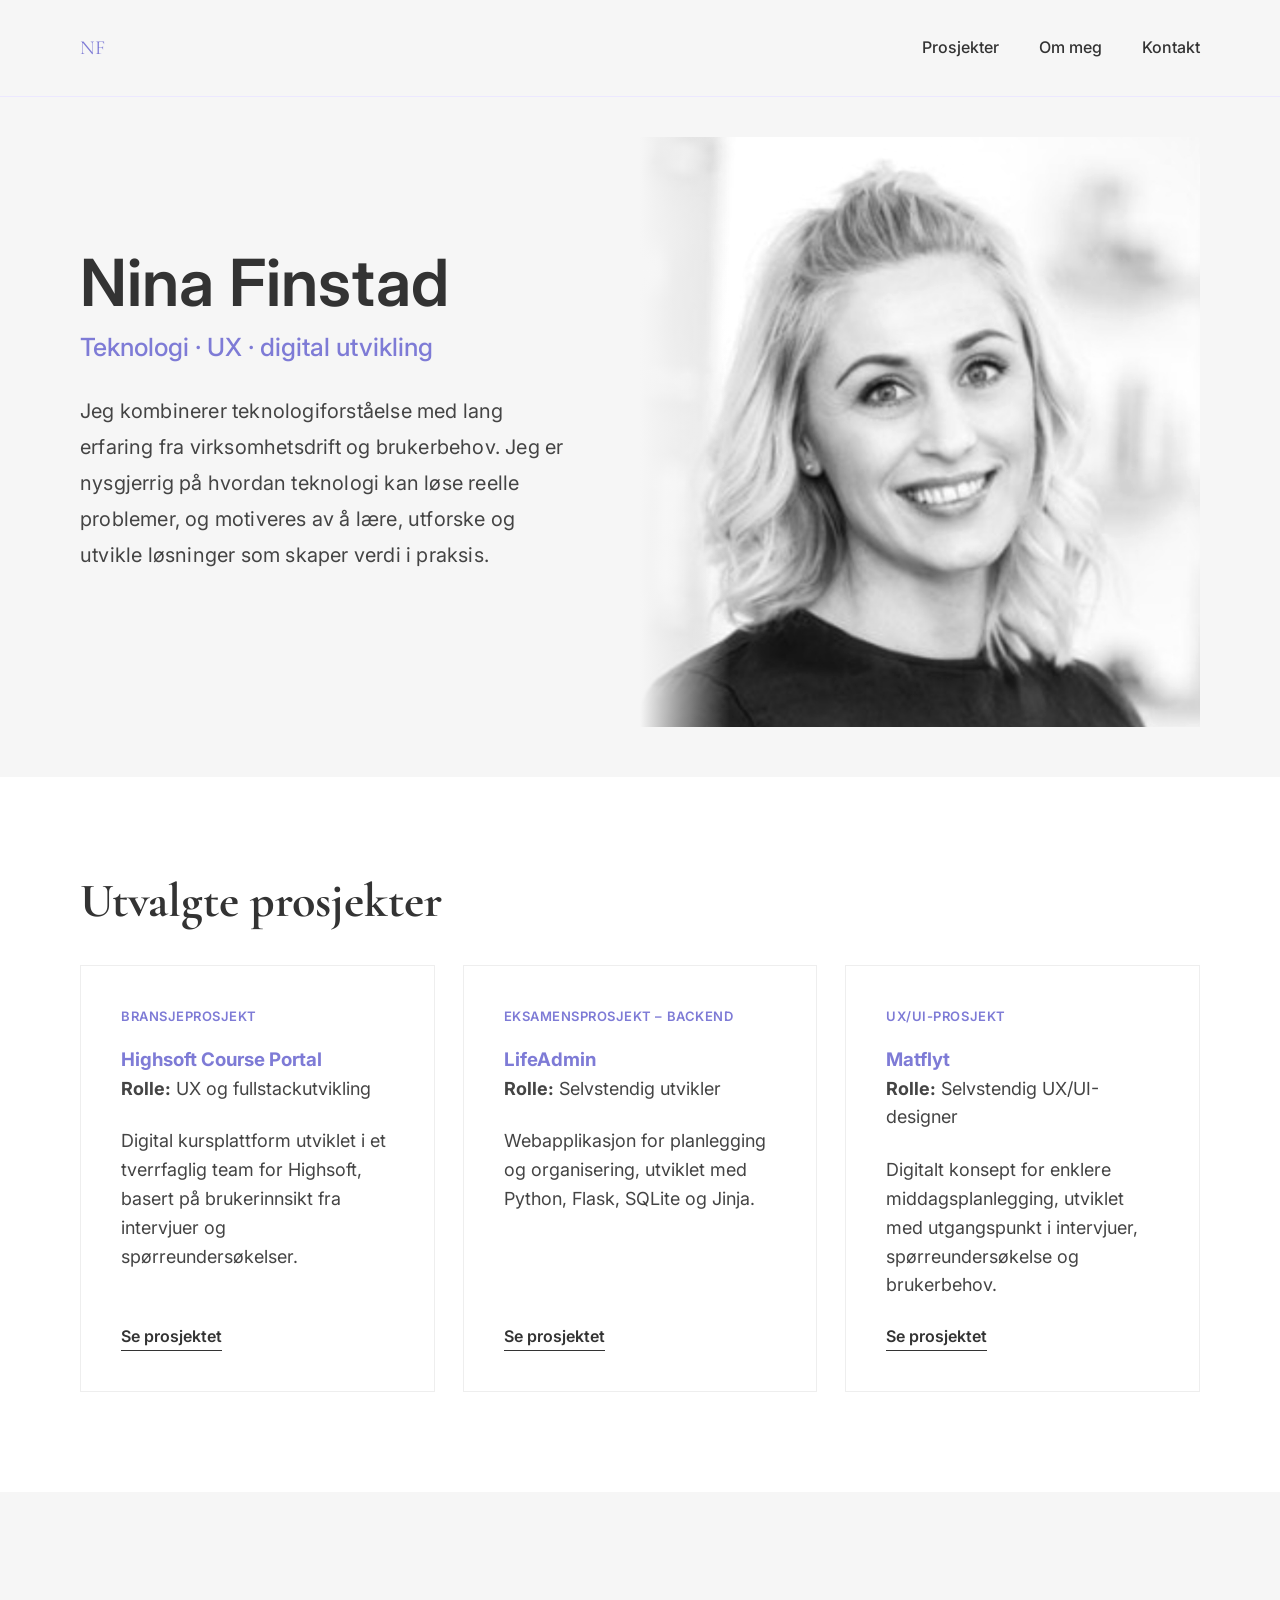
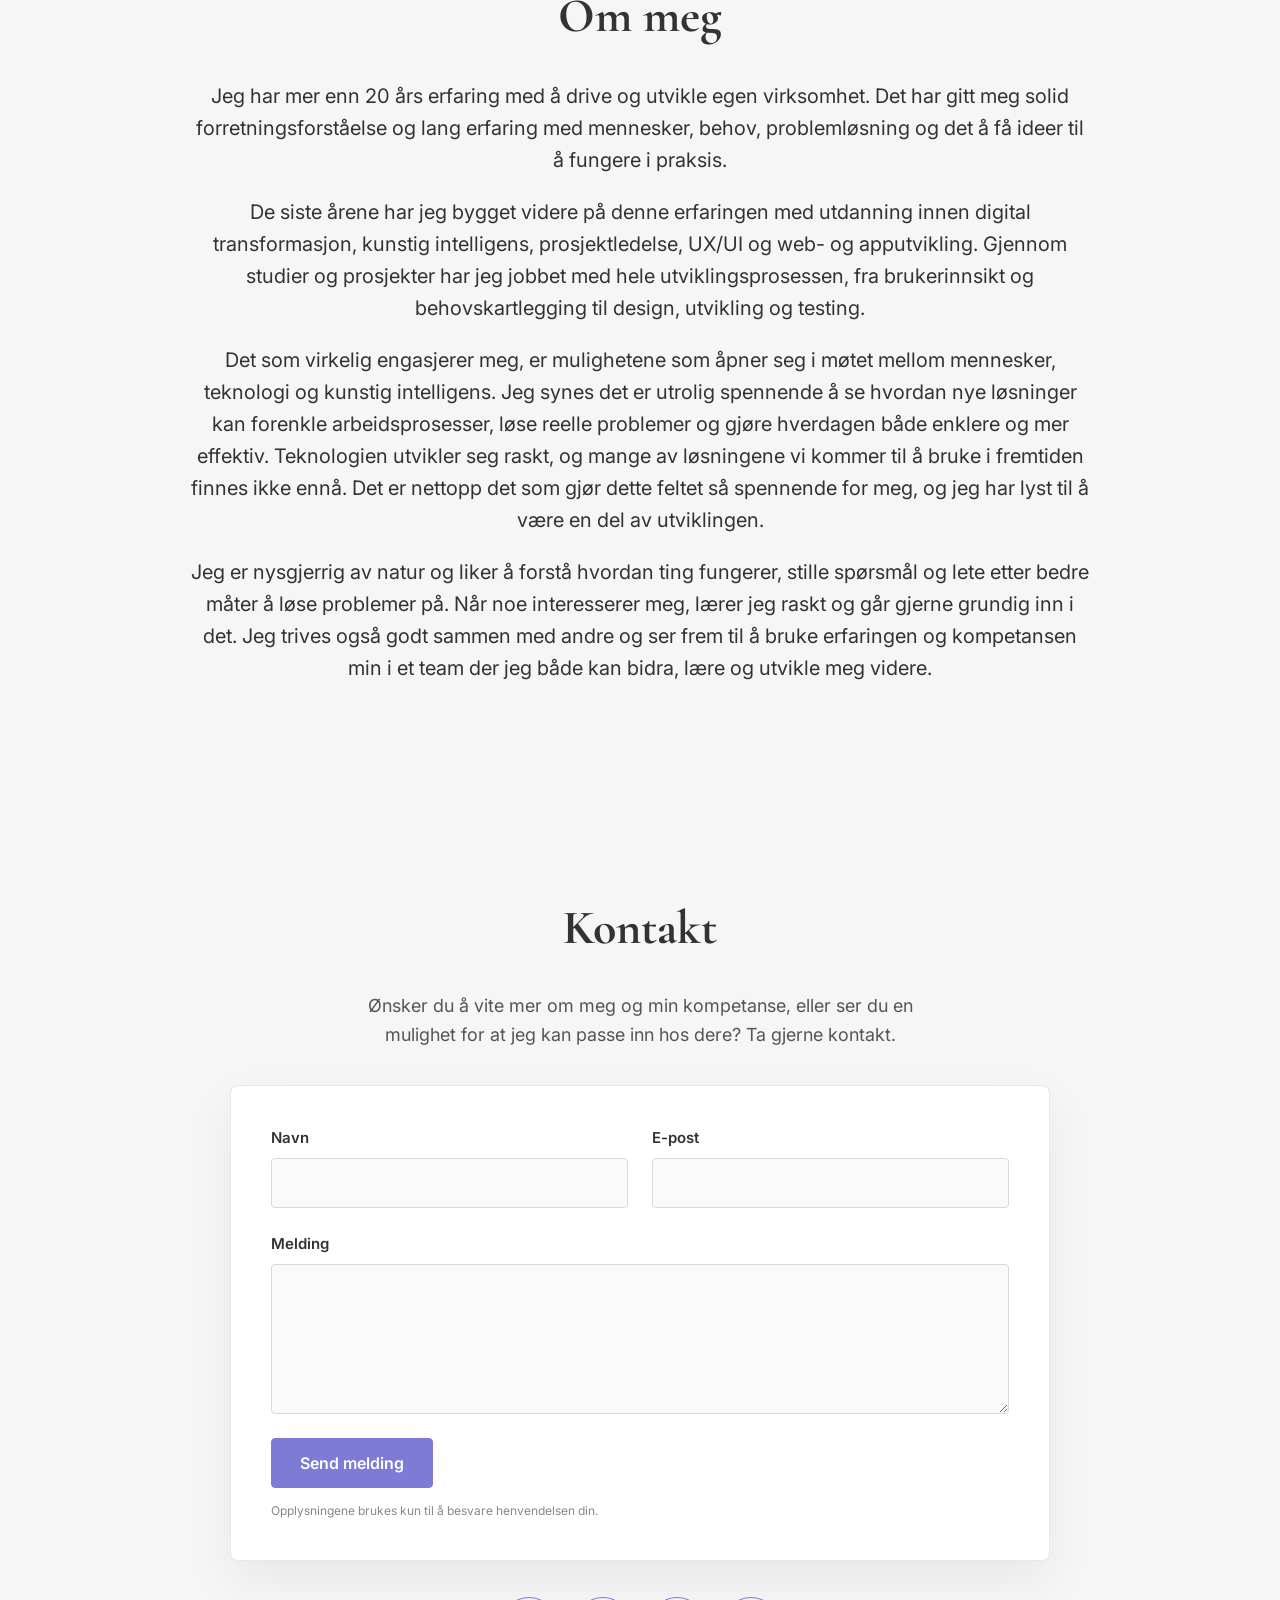
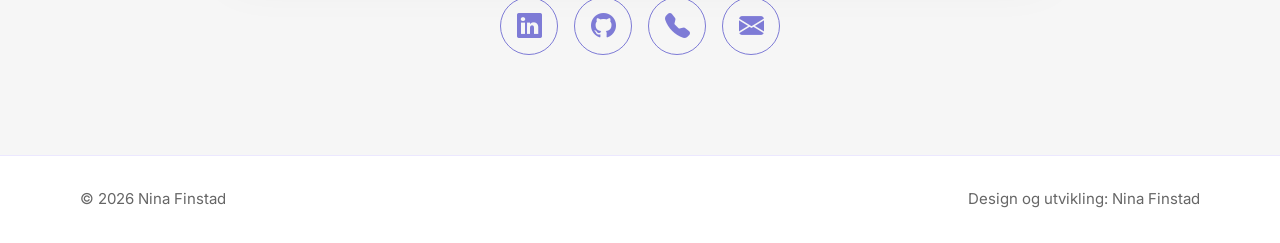
<file: index.html>
<!DOCTYPE html>
<html lang="nb">

<head>
    <!-- Basic setup -->
    <meta charset="UTF-8">
    <meta name="viewport" content="width=device-width, initial-scale=1.0">

    <title>Nina Finstad Portefølje</title>

    <!-- Fonts -->
    <link rel="preconnect" href="https://fonts.googleapis.com">
    <link rel="preconnect" href="https://fonts.gstatic.com" crossorigin>

    <link
        href="https://fonts.googleapis.com/css2?family=Cormorant+Garamond:wght@600;700&family=Inter:wght@400;500;600;700&display=swap"
        rel="stylesheet"
    >

    <!-- Bootstrap icons -->
    <link
        rel="stylesheet"
        href="https://cdn.jsdelivr.net/npm/bootstrap-icons@1.11.3/font/bootstrap-icons.min.css"
    >

    <!-- JavaScript -->
    <script src="js/contact-form.js" defer></script>

    <!-- CSS -->
    <link rel="stylesheet" href="style.css">
</head>

<body>

    <!-- =========================
         HEADER
    ========================== -->

    <header class="site-header">

        <div class="logo">
            <a href="index.html" class="logo-link">
                <span class="logo-short">NF</span>
                <span class="logo-full">Nina Finstad</span>
            </a>
        </div>

        <nav class="site-nav">
            <a href="index.html#projects">Prosjekter</a>
            <a href="index.html#about">Om meg</a>
            <a href="index.html#contact">Kontakt</a>
        </nav>

    </header>


    <!-- =========================
         HERO
    ========================== -->

    <section class="hero">

       <div class="hero-text">

    <div class="hero-intro-heading">
        <p class="hero-name">Nina Finstad</p>
        <p class="hero-role">Teknologi · UX · digital utvikling</p>
    </div>

    <p class="hero-intro">
    Jeg kombinerer teknologiforståelse med lang erfaring fra virksomhetsdrift og brukerbehov.
    Jeg er nysgjerrig på hvordan teknologi kan løse reelle problemer, og motiveres av å lære,
    utforske og utvikle løsninger som skaper verdi i praksis.
    </p> 

</div>


        <div class="hero-image">
            <img
                src="images/nina.jpg"
                alt="Portrett av Nina Finstad"
            >
        </div>

    </section>


    <!-- =========================
         UTVALGTE PROSJEKTER
    ========================== -->
    
    <!-- Projects -->
<section id="projects" class="projects-section">
    <div class="section-heading">
        <h2>Utvalgte prosjekter</h2>
    </div>

    <div class="projects-grid">

        <!-- Highsoft Course Portal -->
        <article class="project-card">
            <span class="project-label">Bransjeprosjekt</span>

            <h3>Highsoft Course Portal</h3>

            <p class="project-role">
                <strong>Rolle:</strong> UX og fullstackutvikling
            </p>

            <p>
                Digital kursplattform utviklet i et tverrfaglig team for
                Highsoft, basert på brukerinnsikt fra intervjuer og
                spørreundersøkelser.
            </p>

            <a href="highsoft.html" class="project-link">
                Se prosjektet
            </a>
        </article>

        <!-- LifeAdmin -->
        <article class="project-card">
            <span class="project-label">Eksamensprosjekt – backend</span>

            <h3>LifeAdmin</h3>
            <p class="project-role">
                <strong>Rolle:</strong> Selvstendig utvikler
            </p>

            <p>
                Webapplikasjon for planlegging og organisering, utviklet med
                Python, Flask, SQLite og Jinja.
            </p>

            <a href="life-admin.html" class="project-link">
                Se prosjektet
            </a>
        </article>

        <!-- Matflyt -->
        <article class="project-card">
            <span class="project-label">UX/UI-prosjekt</span>

            <h3>Matflyt</h3>

            <p class="project-role">
                <strong>Rolle:</strong> Selvstendig UX/UI-designer
            </p>

            <p>
                Digitalt konsept for enklere middagsplanlegging, utviklet med
                utgangspunkt i intervjuer, spørreundersøkelse og brukerbehov.
            </p>

            <a href="matflyt.html" class="project-link">
                Se prosjektet
            </a>
        </article>

    </div>

    </section>

    <!-- About -->
    <section id="about" class="about-section">
        <div class="section-heading">
            <h2>Om meg</h2>
        </div>

        <div class="about-text">
            <p>
                 Jeg har mer enn 20 års erfaring med å drive og utvikle egen virksomhet.
                 Det har gitt meg solid forretningsforståelse og lang erfaring med mennesker,
                 behov, problemløsning og det å få ideer til å fungere i praksis.
            </p>

            <p>
                De siste årene har jeg bygget videre på denne erfaringen med utdanning innen
                digital transformasjon, kunstig intelligens, prosjektledelse, UX/UI og
                web- og apputvikling. Gjennom studier og prosjekter har jeg jobbet med hele
                utviklingsprosessen, fra brukerinnsikt og behovskartlegging til design,
                utvikling og testing.
            </p>

             <p>
                    Det som virkelig engasjerer meg, er mulighetene som åpner seg i møtet
                    mellom mennesker, teknologi og kunstig intelligens. Jeg synes det er
                    utrolig spennende å se hvordan nye løsninger kan forenkle arbeidsprosesser,
                    løse reelle problemer og gjøre hverdagen både enklere og mer effektiv.
                    Teknologien utvikler seg raskt, og mange av løsningene vi kommer til å
                    bruke i fremtiden finnes ikke ennå. Det er nettopp det som gjør dette
                    feltet så spennende for meg, og jeg har lyst til å være en del av utviklingen.
             </p>

             <p>
                Jeg er nysgjerrig av natur og liker å forstå hvordan ting fungerer,
                stille spørsmål og lete etter bedre måter å løse problemer på. Når noe
                interesserer meg, lærer jeg raskt og går gjerne grundig inn i det.
                Jeg trives også godt sammen med andre og ser frem til å bruke erfaringen
                og kompetansen min i et team der jeg både kan bidra, lære og utvikle meg videre.
             </p>
        </div>
    </section>

    
    <!-- Kontakt -->
<section id="contact" class="contact-section">
    <div class="section-heading">
        <h2>Kontakt</h2>
    </div>

    <div class="contact-content">
        <p class="contact-intro">
            Ønsker du å vite mer om meg og min kompetanse, eller ser du en mulighet
            for at jeg kan passe inn hos dere? Ta gjerne kontakt.
        </p>
            <form
                 id="contact-form"
                 class="contact-form"
                 action="https://formspree.io/f/moeadeok"
                 method="POST"
                >
            <div class="form-row">
                <div class="form-group">
                    <label for="name">Navn</label>
                    <input
                        type="text"
                        id="name"
                        name="name"
                        autocomplete="name"
                        required
                    >
                </div>

                <div class="form-group">
                    <label for="email">E-post</label>
                    <input
                        type="email"
                        id="email"
                        name="email"
                        autocomplete="email"
                        required
                    >
                </div>
            </div>

            <div class="form-group">
                <label for="message">Melding</label>
                <textarea
                    id="message"
                    name="message"
                    rows="6"
                    required
                ></textarea>
            </div>

            <button type="submit" class="form-submit">
                Send melding
            </button>

            <p class="form-privacy">
                Opplysningene brukes kun til å besvare henvendelsen din.
            </p>
        </form>

        <div
    id="form-success"
    class="form-message form-message-success"
    role="status"
    hidden
>
    <i class="bi bi-check-circle-fill" aria-hidden="true"></i>
    <span>Meldingen din er sendt. Takk for at du tok kontakt!</span>
</div>

<div
    id="form-error"
    class="form-message form-message-error"
    role="alert"
    hidden
>
    <i class="bi bi-exclamation-circle-fill" aria-hidden="true"></i>
    <span>
        Noe gikk galt. Prøv igjen, eller send meg en e-post direkte.
    </span>
</div>

        <div class="contact-icons" aria-label="Andre kontaktmuligheter">
            <a
                href="https://www.linkedin.com/in/nina-finstad-3a672b140/"
                target="_blank"
                rel="noopener noreferrer"
                aria-label="Besøk LinkedIn-profilen min"
                title="LinkedIn"
            >
                <i class="bi bi-linkedin" aria-hidden="true"></i>
            </a>

            <a
                href="https://github.com/NinaFinstad"
                target="_blank"
                rel="noopener noreferrer"
                aria-label="Besøk GitHub-profilen min"
                title="GitHub"
            >
                <i class="bi bi-github" aria-hidden="true"></i>
            </a>

            <a
                href="tel:+4797759105"
                aria-label="Ring meg på 977 59 105"
                title="Telefon"
            >
                <i class="bi bi-telephone-fill" aria-hidden="true"></i>
            </a>

            <a
                href="mailto:finstad83@gmail.com"
                aria-label="Send meg en e-post"
                title="E-post"
            >
                <i class="bi bi-envelope-fill" aria-hidden="true"></i>
            </a>
        </div>
    </div>
</section>

<footer class="site-footer">
    <p>© 2026 Nina Finstad</p>
    <p>Design og utvikling: Nina Finstad</p>
</footer>

</body>
</html>
</file>
<file: style.css>
/* ==========================================================
   INNHOLDSOVERSIKT

   01. Reset og grunnstiler
   02. Toppmeny og navigasjon
   03. Forside: hero, seksjoner, prosjektkort og om meg
   04. Generelle prosjektsider
   05. Kontaktskjema, statusmeldinger og bunntekst
   06. Forside og generelle sider: nettbrett og mobil
   07. Highsoft-siden: innhold, bilder og mobilkarusell
   08. Highsoft-siden: nettbrett og mobil
========================================================== */

/* =========================
   RESET
========================= */

* {
  margin: 0;
  padding: 0;
  box-sizing: border-box;
}

/* =========================
   GRUNNSTILER
========================= */

html {
  scroll-behavior: smooth;
}

#projects,
#about,
#contact {
  scroll-margin-top: 120px;
}

body {
  font-family: "Inter", Arial, Helvetica, sans-serif;
  line-height: 1.6;
  color: #333;
  background: #f6f6f6;
}

/* =========================
   TOPPMENY OG NAVIGASJON
========================= */

.site-header {
  position: sticky;
  top: 0;
  z-index: 1000;

  display: flex;
  justify-content: space-between;
  align-items: center;
  padding: 32px 80px;
  background: rgba(246, 246, 246, 0.92);
  backdrop-filter: blur(10px);
  border-bottom: 1px solid #ece8ff;
}

.logo {
  font-family: "Cormorant Garamond", Georgia, serif;
  font-size: 20px;
  position: relative;
  cursor: pointer;
  display: inline-block;
  color: #7e7bd6;
}

.logo-link {
  position: relative;
  display: inline-block;
  text-decoration: none;
  color: inherit;
}

.logo-short {
  transition: opacity 0.35s ease;
}

.logo-full {
  position: absolute;
  left: 0;
  opacity: 0;
  letter-spacing: -5px;
  transform: translateX(-10px);
  transition: all 0.35s ease;
  white-space: nowrap;
}

.logo:hover .logo-short {
  opacity: 0;
}

.logo:hover .logo-full {
  opacity: 1;
  letter-spacing: 0.5px;
  transform: translateX(0);
}

.site-nav {
  display: flex;
  gap: 40px;
}

.site-nav a {
  text-decoration: none;
  color: #333;
  font-size: 16px;
  font-weight: 500;
  transition: opacity 0.2s ease;
}

.site-nav a:hover {
  opacity: 0.6;
  color: #7e7bd6;
}


/* =========================
   FORSIDE - HERO
========================= */

.hero {
  min-height: 62vh;
  display: flex;
  align-items: center;
  justify-content: space-between;
  gap: 70px;
  padding: 40px 80px 50px;
  overflow: hidden;
}

.hero-text {
  max-width: 600px;
  display: flex;
  flex-direction: column;
  align-self: center;
  transform: translateY(-25px);
}

.hero-text h1 {
  margin: 0 0 6px;
}

.hero-role {
  margin: 0 0 28px;
}

.hero-intro {
  margin: 0;
}

.hero-intro-heading {
  margin-bottom: 26px;
}

.hero-text .hero-name {
  margin: 0 0 4px;
  font-size: 65px;
  line-height: 1.3;
  font-weight: 600;
  color: #333333;
}

.hero-text .hero-role {
  margin: 0;
  font-size: 25px;
  line-height: 1.5;
  font-weight: 500;
  color: #7e7bd6;
}

.hero h1 {
  margin: 0 0 30px;
  font-size: 40px;
  line-height: 1.08;
  letter-spacing: -1px;
  color: #333333;
}

.hero h1 .name {
  font-weight: 600;
  color: inherit;
}

.hero-text .hero-intro {
  max-width: 590px;
  margin: 0;
  font-size: 20px;
  line-height: 1.8;
  color: #444444;
  letter-spacing: 0.2px;
}

.hero-image {
  flex: 0 1 560px;
  position: relative;
}

.hero-image img {
  display: block;
  width: 560px;
  max-width: 100%;
  height: auto;
  object-fit: cover;
  filter: contrast(1.03) brightness(1.01) grayscale(100%);
}

.hero-image::after {
  content: "";
  position: absolute;
  inset: 0;
  background: linear-gradient(
    to right,
    #f6f6f6 0%,
    rgba(246, 246, 246, 0) 16%
  );
  pointer-events: none;
}

.hero-image {
  position: relative;
  flex-shrink: 0;
}

.hero-image img {
  width: 560px;
  max-width: 100%;
  height: auto;
  display: block;
  object-fit: cover;
  filter: contrast(1.03) brightness(1.01) grayscale(100%);
}

.hero-image::after {
  content: "";
  position: absolute;
  inset: 0;
  background: linear-gradient(to right, #f6f6f6 0%, rgba(246, 246, 246, 0) 16%);
  pointer-events: none;
}

/* =========================
   FORSIDE - FELLES SEKSJONER
========================= */

.projects-section,
.about-section,
.contact-section {
  padding: 100px 80px;
}

.projects-section {
  background: #ffffff;
}

.about-section,
.contact-section {
  background: #f6f6f6;
}

.section-heading h2 {
  font-family: "Cormorant Garamond", Georgia, serif;
  font-size: 48px;
  line-height: 1;
  margin-bottom: 40px;
  color: #333;
}

/* =========================
   FORSIDE - PROSJEKTKORT
========================= */

.projects-grid {
  display: grid;
  grid-template-columns: repeat(3, 1fr);
  gap: 28px;
}

.project-card {
  background: white;
  border: 1px solid #eee;
  padding: 40px;
  min-height: 280px;
  display: flex;
  flex-direction: column;
  justify-content: flex-start;
  transition: all 0.35s ease;
  position: relative;
  overflow: hidden;
}

.project-card::before {
  content: "";
  position: absolute;
  top: 0;
  left: -100%;
  width: 100%;
  height: 100%;
  background: linear-gradient(
    120deg,
    transparent,
    rgba(126, 123, 214, 0.08),
    transparent
  );
  transition: left 0.6s ease;
}

.project-card:hover::before {
  left: 100%;
}

.project-card:hover {
  transform: translateY(-8px);
  box-shadow: 0 20px 40px rgba(0, 0, 0, 0.08);
  background: #f3f2ff;
  border-color: #7e7bd6;
}

.project-label {
  display: inline-block;
  margin-bottom: 18px;
  font-size: 13px;
  font-weight: 600;
  text-transform: uppercase;
  letter-spacing: 0.04em;
  color: #7e7bd6;
}

.project-card h3 {
  color: #7e7bd6;
  transition: letter-spacing 0.3s ease;
}

.project-card:hover h3 {
  letter-spacing: 1px;
  color: #5f5bbd;
}

.project-card p {
  font-size: 18px;
  color: #444;
  margin-bottom: 24px;
}

.project-link {
  margin-top: auto;
  width: fit-content;
  color: #333;
  font-weight: 600;
  text-decoration: none;
  border-bottom: 1px solid #333;
  transition:
    color 0.2s ease,
    opacity 0.2s ease;
}

.project-link:hover {
  opacity: 0.7;
  color: #7e7bd6;
}

/* =========================
   FORSIDE - OM MEG
========================= */

.about-text {
  max-width: 900px;
  margin: 0 auto;
}

.about-section {
  text-align: center;
}

.about-text p {
  font-size: 20px;
  margin-bottom: 20px;
}

/* =========================
   GENERELLE PROSJEKTSIDER - GRUNNOPPSETT
========================= */

.project-hero,
.project-meta-section,
.project-content-section {
  padding: 80px 80px;
}

/* =========================
   GENERELLE PROSJEKTSIDER - KOLONNER OG TEKST
========================= */

.project-two-column {
  display: grid;
  grid-template-columns: minmax(0, 0.95fr) minmax(420px, 1.05fr);
  gap: 70px;
  align-items: center;
}

.project-text-block {
  max-width: 560px;
}

.project-text-block h2 {
  font-family: "Inter", Arial, Helvetica, sans-serif;
  font-size: 44px;
  line-height: 1.1;
  font-weight: 700;
  letter-spacing: -1px;
  margin-bottom: 32px;
  color: #333;
}

.project-text-block p {
  font-size: 20px;
  line-height: 1.75;
  margin-bottom: 20px;
  color: #444;
}

/* =========================
   GENERELLE PROSJEKTSIDER - BILDEKORT
========================= */

.project-visual-card {
  background: #eef1f1;
  border: 1px solid #e6e6e6;
  padding: 28px; /* viktig: samme overalt */
  border-radius: 16px;
  box-shadow: 0 20px 40px rgba(0, 0, 0, 0.08);
  overflow: hidden;
}

.project-visual-card img {
  width: 100%;
  max-width: 100%;
  height: auto;
  display: block;
  border-radius: 8px;
}
.project-visual-card figcaption {
    margin-top: 16px;
    font-size: 14px;
    line-height: 1.5;
    color: #666;
}

/* =========================
   GENERELLE PROSJEKTSIDER - HERO
========================= */

.project-hero {
  background: #f6f6f6;
  padding-top: 56px;
  padding-bottom: 64px;
}

.project-hero-layout {
  display: grid;
  grid-template-columns: minmax(0, 0.95fr) minmax(520px, 1.05fr);
  gap: 70px;
  align-items: start;
}

.project-hero-text {
  max-width: 560px;
  display: flex;
  flex-direction: column;
  gap: 20px;
}

.project-hero h1 {
  font-size: 72px;
  line-height: 1.05;
  letter-spacing: -2px;
  margin-top: 16px;
  margin-bottom: 24px;
}

.project-hero p {
  font-size: 20px;
  line-height: 1.75;
  color: #444;
  margin: 0;
}

/* =========================
   GENERELLE PROSJEKTSIDER - INNHOLD
========================= */

.project-content-section {
  background: #f6f6f6;
}

/* =========================
   GENERELLE PROSJEKTSIDER - INNSIKTSKORT
========================= */

.project-insights-grid {
  display: grid;
  grid-template-columns: 1fr 1fr;
  gap: 20px;
}

.insight-card {
  background: #ffffff;
  border: 1px solid #eee;
  padding: 20px;
  border-radius: 12px;
}

.insight-card h3 {
  font-size: 18px;
  margin-bottom: 8px;
  color: #333;
}

.insight-card p {
  font-size: 16px;
  color: #444;
  line-height: 1.5;
}

.project-text-center {
  max-width: 1000px;
  margin: 0 auto;
  text-align: center;
}

/* =========================
   KONTAKTSKJEMA OG KONTAKTIKONER
========================= */

.contact-section {
  text-align: center;
}

.contact-content {
  width: 100%;
  max-width: 820px;
  margin: 0 auto;
}

.contact-intro {
  max-width: 620px;
  margin: 0 auto 36px;
  font-size: 18px;
  color: #555;
}

.contact-form {
  padding: 40px;
  background: #ffffff;
  border: 1px solid #e8e8e8;
  border-radius: 8px;
  box-shadow: 0 20px 50px rgba(0, 0, 0, 0.06);
  text-align: left;
}

.form-row {
  display: grid;
  grid-template-columns: 1fr 1fr;
  gap: 24px;
}

.form-group {
  display: flex;
  flex-direction: column;
  gap: 8px;
  margin-bottom: 24px;
}

.form-group label {
  font-size: 15px;
  font-weight: 600;
  color: #333;
}

.form-group input,
.form-group textarea {
  width: 100%;
  padding: 14px 16px;
  border: 1px solid #d9d9d9;
  border-radius: 4px;
  background: #fafafa;
  color: #333;
  font-family: inherit;
  font-size: 16px;
  transition:
    border-color 0.2s ease,
    box-shadow 0.2s ease,
    background 0.2s ease;
}

.form-group textarea {
  min-height: 150px;
  resize: vertical;
}

.form-group input:focus,
.form-group textarea:focus {
  outline: none;
  border-color: #7e7bd6;
  background: #ffffff;
  box-shadow: 0 0 0 3px rgba(126, 123, 214, 0.14);
}

.form-submit {
  padding: 14px 28px;
  border: 1px solid #7e7bd6;
  border-radius: 4px;
  background: #7e7bd6;
  color: #ffffff;
  font-family: inherit;
  font-size: 16px;
  font-weight: 600;
  cursor: pointer;
  transition:
    background 0.2s ease,
    transform 0.2s ease,
    box-shadow 0.2s ease;
}

.form-submit:hover {
  background: #6966c5;
  transform: translateY(-2px);
  box-shadow: 0 8px 20px rgba(126, 123, 214, 0.22);
}

.form-submit:focus-visible {
  outline: 3px solid rgba(126, 123, 214, 0.3);
  outline-offset: 4px;
}

.form-privacy {
  margin-top: 16px;
  margin-bottom: 0;
  font-size: 13px;
  color: #777;
}

.contact-icons {
  display: flex;
  justify-content: center;
  gap: 16px;
  margin-top: 36px;
}

.contact-content .contact-icons a {
  display: inline-flex;
  align-items: center;
  justify-content: center;
  width: 58px;
  height: 58px;
  border: 1px solid #7e7bd6;
  border-radius: 50%;
  background: transparent;
  color: #7e7bd6;
  text-decoration: none;
  font-size: 25px;
  transition:
    background 0.2s ease,
    color 0.2s ease,
    transform 0.2s ease,
    box-shadow 0.2s ease;
}

.contact-content .contact-icons a:hover {
  background: #7e7bd6;
  color: #ffffff;
  transform: translateY(-3px);
  box-shadow: 0 8px 20px rgba(126, 123, 214, 0.2);
  opacity: 1;
}

.contact-content .contact-icons a:focus-visible {
  outline: 3px solid rgba(126, 123, 214, 0.3);
  outline-offset: 4px;
}

/* =========================
   KONTAKTSKJEMA - STATUSMELDINGER
========================= */

.form-message {
  display: flex;
  align-items: center;
  justify-content: center;
  gap: 12px;
  margin-top: 24px;
  padding: 16px 20px;
  border-radius: 6px;
  font-size: 16px;
  font-weight: 500;
}

.form-message[hidden] {
  display: none;
}

.form-message i {
  flex-shrink: 0;
  font-size: 22px;
}

.form-message-success {
  color: #315f46;
  background: #edf8f1;
  border: 1px solid #b9ddc6;
}

.form-message-error {
  color: #8a3838;
  background: #fff1f1;
  border: 1px solid #e4baba;
}

.form-submit:disabled {
  cursor: wait;
  opacity: 0.7;
  transform: none;
  box-shadow: none;
}

.contact-content .form-privacy {
  margin-top: 14px;
  margin-bottom: 0;
  font-size: 12px;
  line-height: 1.5;
  color: #888;
}

/* =========================
   BUNNTEKST
========================= */

.site-footer {
  display: flex;
  justify-content: space-between;
  align-items: center;
  gap: 24px;
  padding: 28px 80px;
  background: #ffffff;
  border-top: 1px solid #ece8ff;
  color: #666;
  font-size: 14px;
}

/* =========================
   FORSIDE OG GENERELLE SIDER - NETTBRETT
========================= */

@media (max-width: 1100px) {
  .hero {
    flex-direction: column;
    align-items: flex-start;
    gap: 40px;
  }

  .hero-image img {
    width: 460px;
  }

  .projects-grid {
    grid-template-columns: 1fr;
  }

  .project-hero-layout,
  .project-two-column {
    grid-template-columns: 1fr;
    gap: 40px;
  }

  .project-meta-grid {
    grid-template-columns: 1fr 1fr;
  }

  .project-text-block,
  .project-hero-text {
    max-width: none;
  }
}

/* =========================
   FORSIDE OG GENERELLE SIDER - MOBIL
========================= */

@media (max-width: 768px) {
  .site-header {
    flex-direction: column;
    align-items: flex-start;
    gap: 20px;
    padding: 24px 24px 0;
  }

  .site-nav {
    gap: 24px;
    flex-wrap: wrap;
  }

  .hero,
  .projects-section,
  .about-section,
  .contact-section {
    padding-left: 24px;
    padding-right: 24px;
  }

  .hero {
    min-height: auto;
    padding-top: 40px;
    padding-bottom: 60px;
  }

  .hero h1 {
    font-size: 58px;
  }

  .hero p,
  .about-text p,
  .contact-content p,
  .project-card p {
    font-size: 18px;
  }

  .hero-image img {
    width: 100%;
    max-width: 420px;
  }

  .section-heading h2 {
    font-size: 38px;
  }

  .project-card h3 {
    font-size: 30px;
  }

  .project-hero,
  .project-meta-section,
  .project-content-section {
    padding-left: 24px;
    padding-right: 24px;
  }

  .project-hero h1 {
    font-size: 48px;
  }

  .project-hero p,
  .project-text-block p {
    font-size: 18px;
  }

  .project-visual-card {
    padding: 16px;
  }

  .project-text-block h2 {
    font-size: 38px;
  }

  .project-meta-grid,
  .project-insights-grid {
    grid-template-columns: 1fr;
  }

  .form-row {
    grid-template-columns: 1fr;
    gap: 0;
  }

  .contact-form {
    padding: 24px;
  }

  .site-footer {
    flex-direction: column;
    justify-content: center;
    gap: 6px;
    padding: 24px;
    text-align: center;
  }
}

/* =========================
   GENERELLE PROSJEKTSIDER - PROSJEKTOVERSIKT
========================= */

.project-meta-section {
    background: #ffffff;
    padding-top: 80px;
    padding-bottom: 80px;
}

.project-meta-grid {
    display: grid;
    grid-template-columns: repeat(3, minmax(0, 1fr));
    gap: 24px;
}

.meta-card {
    background: #f6f6f6;
    border: 1px solid #eeeeee;
    padding: 28px;
}

.meta-card h3 {
    margin-bottom: 10px;
    color: #7e7bd6;
    font-size: 16px;
}

.meta-card p {
    color: #444444;
    font-size: 16px;
    line-height: 1.6;
}

/* Prosjektbilde */

.project-meta-image {
    max-width: 760px;
    margin: 48px auto 0;
}

.project-visual-card figcaption {
    margin-top: 16px;
    color: #666666;
    font-size: 14px;
    line-height: 1.5;
}

/* Prosjektoversikt: nettbrett */

@media (max-width: 1100px) {
    .project-meta-grid {
        grid-template-columns: repeat(2, minmax(0, 1fr));
    }
}

/* Prosjektoversikt: mobil */

@media (max-width: 768px) {
    .project-meta-grid {
        grid-template-columns: 1fr;
    }

    .project-meta-image {
        margin-top: 32px;
    }
}

/* =========================
   HIGHSOFT-SIDEN - SEKSJONER OG TYPOGRAFI
========================= */

.case-section {
    padding: 96px 80px;
    background: #ffffff;
}

.case-section-muted {
    background: #f6f6f6;
}

.case-section-dark {
    overflow: hidden;
    background: #29283d;
    color: #ffffff;
}

.case-section-heading {
    max-width: 820px;
    margin-bottom: 48px;
}

.case-section-heading h2,
.case-copy h2,
.case-carousel-heading h2 {
    margin-bottom: 20px;
    font-family: "Cormorant Garamond", Georgia, serif;
    font-size: 52px;
    line-height: 1.05;
    color: #333333;
}

.case-section-heading p,
.case-copy p {
    margin-bottom: 20px;
    color: #555555;
    font-size: 18px;
    line-height: 1.75;
}

.case-eyebrow {
    display: block;
    margin-bottom: 14px;
    color: #7e7bd6;
    font-size: 13px;
    font-weight: 700;
    letter-spacing: 0.08em;
    text-transform: uppercase;
}


/* =========================
   HIGHSOFT-SIDEN - KLIKKBARE BILDER
========================= */

.case-image-button {
    width: 100%;
    padding: 0;
    border: 0;
    background: transparent;
    color: inherit;
    font: inherit;
    text-align: inherit;
    cursor: zoom-in;
}

.case-image-button img {
    display: block;
    width: 100%;
    height: auto;
    transition:
        transform 0.3s ease,
        opacity 0.3s ease;
}

.case-image-button:hover img {
    transform: scale(1.012);
    opacity: 0.94;
}

.case-image-button:focus-visible {
    outline: 3px solid rgba(126, 123, 214, 0.5);
    outline-offset: 5px;
}


/* =========================
   HIGHSOFT-SIDEN - INNSIKT
========================= */

.case-insight-grid {
    display: grid;
    grid-template-columns: repeat(3, minmax(0, 1fr));
    gap: 24px;
    margin-bottom: 56px;
}

.case-insight-card {
    padding: 30px;
    background: #ffffff;
    border: 1px solid #e9e9e9;
    border-radius: 12px;
}

.case-insight-card > span {
    display: block;
    margin-bottom: 28px;
    color: #7e7bd6;
    font-size: 13px;
    font-weight: 700;
}

.case-insight-card h3 {
    margin-bottom: 12px;
    color: #333333;
    font-size: 21px;
}

.case-insight-card p {
    color: #555555;
    font-size: 16px;
    line-height: 1.65;
}


/* =========================
   HIGHSOFT-SIDEN - PROSESSBILDER
========================= */

.case-process-grid {
    display: grid;
    grid-template-columns: repeat(2, minmax(0, 1fr));
    gap: 32px;
}

.case-process-item {
    margin: 0;
}

.case-process-item .case-image-button {
    overflow: hidden;
    padding: 18px;
    background: #ffffff;
    border: 1px solid #e7e7e7;
    border-radius: 12px;
    box-shadow: 0 16px 36px rgba(0, 0, 0, 0.06);
}

.case-process-item img {
    border-radius: 6px;
}

.case-process-item figcaption,
.case-comparison-item figcaption {
    margin-top: 14px;
    color: #666666;
    font-size: 14px;
    line-height: 1.6;
}


/* =========================
   HIGHSOFT-SIDEN - TOKOLONNEOPPSETT
========================= */

.case-two-column {
    display: grid;
    grid-template-columns: minmax(0, 0.85fr) minmax(480px, 1.15fr);
    gap: 72px;
    align-items: center;
}

.case-two-column-reverse {
    grid-template-columns: minmax(480px, 1.15fr) minmax(0, 0.85fr);
}

.case-copy {
    max-width: 620px;
}

.case-feature-list {
    display: grid;
    gap: 14px;
    margin-top: 30px;
    padding: 0;
    list-style: none;
}

.case-feature-list li {
    position: relative;
    padding-left: 28px;
    color: #444444;
    font-size: 17px;
}

.case-feature-list li::before {
    content: "";
    position: absolute;
    top: 0.65em;
    left: 0;
    width: 9px;
    height: 9px;
    border-radius: 50%;
    background: #7e7bd6;
}


/* =========================
   HIGHSOFT-SIDEN - SAMMENLIGNING
========================= */

.case-comparison {
    display: grid;
    grid-template-columns: repeat(2, minmax(0, 1fr));
    gap: 32px;
}

.case-comparison-item {
    margin: 0;
}

.case-comparison-item .case-image-button {
    overflow: hidden;
    padding: 18px;
    background: #ffffff;
    border: 1px solid #e5e5e5;
    border-radius: 12px;
    box-shadow: 0 16px 36px rgba(0, 0, 0, 0.06);
}

.case-comparison-item img {
    border-radius: 6px;
}

.case-image-label {
    display: block;
    margin-bottom: 12px;
    color: #7e7bd6;
    font-size: 13px;
    font-weight: 700;
    letter-spacing: 0.06em;
    text-transform: uppercase;
}

.case-change-grid {
    display: grid;
    grid-template-columns: repeat(3, minmax(0, 1fr));
    gap: 24px;
    margin-top: 48px;
}

.case-change-grid article {
    padding-top: 24px;
    border-top: 2px solid #7e7bd6;
}

.case-change-grid h3 {
    margin-bottom: 10px;
    color: #333333;
    font-size: 18px;
}

.case-change-grid p {
    color: #555555;
    font-size: 15px;
    line-height: 1.65;
}


/* =========================
   HIGHSOFT-SIDEN - MOBILKARUSELL
========================= */

.case-section-dark .case-eyebrow {
    color: #a8a5ff;
}

.case-carousel-heading {
    display: flex;
    justify-content: space-between;
    align-items: flex-end;
    gap: 32px;
    margin-bottom: 40px;
}

.case-carousel-heading h2 {
    max-width: 680px;
    margin-bottom: 0;
    color: #ffffff;
}

.case-carousel-controls {
    display: flex;
    gap: 12px;
}

.case-carousel-button {
    display: inline-flex;
    align-items: center;
    justify-content: center;
    width: 48px;
    height: 48px;
    border: 1px solid rgba(255, 255, 255, 0.4);
    border-radius: 50%;
    background: transparent;
    color: #ffffff;
    font: inherit;
    font-size: 30px;
    cursor: pointer;
    transition:
        background 0.2s ease,
        border-color 0.2s ease,
        transform 0.2s ease;
}

.case-carousel-button:hover {
    border-color: #a8a5ff;
    background: #7e7bd6;
    transform: translateY(-2px);
}

.case-carousel-button:focus-visible {
    outline: 3px solid rgba(168, 165, 255, 0.45);
    outline-offset: 4px;
}

.case-carousel {
    display: grid;
    grid-auto-flow: column;
    grid-auto-columns: minmax(320px, 380px);
    gap: 24px;
    overflow-x: auto;
    scroll-snap-type: x mandatory;
    scroll-behavior: smooth;
    scrollbar-width: none;
    overscroll-behavior-inline: contain;
}

.case-carousel::-webkit-scrollbar {
    display: none;
}

.case-carousel-slide {
    overflow: hidden;
    margin: 0;
    background: #ffffff;
    border-radius: 16px;
    color: #333333;
    scroll-snap-align: start;
}

.case-carousel-slide .case-image-button {
    overflow: hidden;
    aspect-ratio: 16 / 11;
    background: #111111;
}

.case-carousel-slide img {
    width: 100%;
    height: 100%;
    object-fit: contain;
}

.case-carousel-slide figcaption {
    min-height: 128px;
    padding: 22px;
    color: #555555;
    font-size: 14px;
    line-height: 1.55;
}

.case-carousel-slide figcaption strong {
    display: block;
    margin-bottom: 6px;
    color: #333333;
    font-size: 17px;
}

.case-carousel-hint {
    margin-top: 22px;
    color: rgba(255, 255, 255, 0.65);
    font-size: 13px;
}


/* =========================
   HIGHSOFT-SIDEN - RESULTAT OG REFLEKSJON
========================= */

.case-conclusion {
    background: #f6f6f6;
}

.case-conclusion-grid {
    display: grid;
    grid-template-columns: repeat(2, minmax(0, 1fr));
    gap: 28px;
}

.case-conclusion-card {
    padding: 40px;
    background: #ffffff;
    border: 1px solid #e7e7e7;
    border-radius: 14px;
}

.case-conclusion-card-accent {
    background: #efefff;
    border-color: #d9d7ff;
}

.case-conclusion-card h3 {
    margin-bottom: 22px;
    color: #333333;
    font-size: 24px;
}

.case-conclusion-card ul {
    display: grid;
    gap: 13px;
    padding-left: 20px;
    color: #4c4c4c;
}

.case-conclusion-card p {
    margin-bottom: 16px;
    color: #4c4c4c;
    font-size: 16px;
    line-height: 1.7;
}

.case-conclusion-card p:last-child {
    margin-bottom: 0;
}


/* =========================
   HIGHSOFT-SIDEN - NESTE PROSJEKT
========================= */

.case-next-project {
    display: flex;
    justify-content: space-between;
    align-items: center;
    gap: 24px;
    padding: 52px 80px;
    background: #ffffff;
    border-top: 1px solid #ece8ff;
}

.case-next-project span {
    color: #777777;
    font-size: 14px;
    text-transform: uppercase;
    letter-spacing: 0.08em;
}

.case-next-project a {
    color: #7e7bd6;
    font-family: "Cormorant Garamond", Georgia, serif;
    font-size: 38px;
    font-weight: 700;
    text-decoration: none;
    transition:
        color 0.2s ease,
        transform 0.2s ease;
}

.case-next-project a:hover {
    color: #5f5bbd;
    transform: translateX(4px);
}


/* =========================
   HIGHSOFT-SIDEN - BILDEFORSTØRRELSE
========================= */

.case-lightbox {
    width: min(94vw, 1500px);
    max-width: none;
    max-height: 92vh;
    padding: 52px 24px 24px;
    border: 0;
    border-radius: 14px;
    background: #ffffff;
    box-shadow: 0 30px 80px rgba(0, 0, 0, 0.3);
}

.case-lightbox::backdrop {
    background: rgba(20, 20, 25, 0.82);
    backdrop-filter: blur(4px);
}

.case-lightbox img {
    display: block;
    max-width: 100%;
    max-height: calc(92vh - 76px);
    margin: 0 auto;
    object-fit: contain;
}

.case-lightbox-close {
    position: absolute;
    top: 10px;
    right: 14px;
    display: inline-flex;
    align-items: center;
    justify-content: center;
    width: 38px;
    height: 38px;
    border: 0;
    background: transparent;
    color: #333333;
    font-size: 30px;
    cursor: pointer;
}

.case-lightbox-close:hover {
    color: #7e7bd6;
}


/* =========================
   HIGHSOFT-SIDEN - NETTBRETT
========================= */

@media (max-width: 1100px) {
    .case-insight-grid,
    .case-change-grid {
        grid-template-columns: 1fr;
    }

    .case-two-column,
    .case-two-column-reverse {
        grid-template-columns: 1fr;
        gap: 48px;
    }

    .case-copy {
        max-width: none;
    }

    .case-carousel {
        grid-auto-columns: minmax(280px, 48%);
    }
}


/* =========================
   HIGHSOFT-SIDEN - MOBIL
========================= */

@media (max-width: 768px) {
    .case-section {
        padding: 72px 24px;
    }

    .case-section-heading h2,
    .case-copy h2,
    .case-carousel-heading h2 {
        font-size: 40px;
    }

    .case-process-grid,
    .case-comparison,
    .case-conclusion-grid {
        grid-template-columns: 1fr;
    }

    .case-carousel-heading {
        align-items: flex-start;
    }

    .case-carousel {
        grid-auto-columns: 86%;
        
    }

    .case-carousel-controls {
        display: none;
    }

    .case-conclusion-card {
        padding: 28px;
    }

    .case-next-project {
        padding: 40px 24px;
    }

    .case-next-project a {
        font-size: 30px;
    }

    .case-lightbox {
        width: 96vw;
        padding: 48px 12px 12px;
    }
}

/* =========================
   DEFINERT UTFORDRING
========================= */

.case-challenge {
    grid-column: 1 / -1;
    width: 100%;
    margin-top: 40px;
    padding: 32px 40px;

    background: #ffffff;
    border: 1px solid #e6e6e6;
    border-left: 4px solid #7e7bd6;
    border-radius: 8px;
}

.case-challenge-label {
    display: block;
    margin-bottom: 12px;

    color: #7e7bd6;
    font-size: 14px;
    font-weight: 700;
    letter-spacing: 0.05em;
    text-transform: uppercase;
}

.case-challenge-text {
    max-width: 1100px;
    margin: 0;

    font-family: "Cormorant Garamond", Georgia, serif;
    font-size: clamp(28px, 2.5vw, 40px);
    font-weight: 600;
    line-height: 1.2;
    color: #333333;
}

/* =========================
   NESTE PROSJEKT
========================= */

.next-project {
    padding: 88px 80px;
    background: #ffffff;
    border-top: 1px solid #ece8ff;
}

.next-project-content {
    max-width: 760px;
}

.next-project .case-eyebrow {
    display: block;
    margin-bottom: 18px;
}

.next-project h2 {
    margin: 0 0 20px;
    font-family: "Cormorant Garamond", Georgia, serif;
    font-size: clamp(48px, 6vw, 72px);
    font-weight: 700;
    line-height: 1;
    color: #333;
}

.next-project p {
    max-width: 650px;
    margin: 0 0 28px;
    font-size: 20px;
    line-height: 1.7;
    color: #555;
}

/* Tekstlenke til neste prosjekt */

.next-project-link {
    display: inline-block;
    position: relative;
    padding: 0 0 5px;
    border: 0;
    border-radius: 0;
    background: transparent;
    color: #7e7bd6;
    font-size: 18px;
    font-weight: 600;
    line-height: 1.4;
    text-decoration: none;
    box-shadow: none;
    transition:
        color 0.2s ease,
        transform 0.2s ease;
}

.next-project-link::after {
    content: "";
    position: absolute;
    right: 0;
    bottom: 0;
    left: 0;
    height: 1px;
    background: currentColor;
    transform: scaleX(1);
    transform-origin: left;
    transition: transform 0.25s ease;
}

.next-project-link:hover {
    color: #5f5bbd;
    transform: translateX(4px);
}

.next-project-link:hover::after {
    transform: scaleX(0.65);
}

.next-project-link:focus-visible {
    outline: 2px solid #7e7bd6;
    outline-offset: 6px;
}


/* =========================
   FOOTER
========================= */

.site-footer {
    display: flex;
    align-items: center;
    justify-content: space-between;
    gap: 24px;
    padding: 32px 80px;
    background: #ffffff;
    border-top: 1px solid #ece8ff;
    color: #666;
}

.site-footer p {
    margin: 0;
    font-size: 15px;
    line-height: 1.5;
}


/* =========================
   NESTE PROSJEKT OG FOOTER
   RESPONSIV TILPASNING
========================= */

@media (max-width: 768px) {
    .next-project {
        padding: 64px 24px;
    }

    .next-project h2 {
        font-size: 48px;
    }

    .next-project p {
        font-size: 18px;
    }

    .next-project-link {
        font-size: 17px;
    }

    .site-footer {
        flex-direction: column;
        align-items: flex-start;
        gap: 8px;
        padding: 28px 24px;
    }
}

/* =========================================================
   LIFEADMIN – FELLES PROSJEKTSTILER
========================================================= */

.lifeadmin-hero {
    background:
        linear-gradient(
            135deg,
            rgba(255, 241, 250, 0.75),
            rgba(235, 242, 255, 0.85)
        );
}

.lifeadmin-hero-image {
    display: block;
    text-decoration: none;
}

.lifeadmin-hero-image img {
    aspect-ratio: 16 / 10;
    object-fit: cover;
    object-position: top;
}


/* =========================================================
   LIFEADMIN – PROSJEKTOVERSIKT
========================================================= */

.lifeadmin-overview {
    padding: 80px;
    background: #ffffff;
}

.lifeadmin-meta-grid {
    display: grid;
    grid-template-columns: repeat(4, minmax(0, 1fr));
    gap: 20px;
    margin-top: 44px;
}

.lifeadmin-meta-grid article {
    padding: 26px;
    border: 1px solid #e8e6ef;
    border-radius: 14px;
    background: #f8f8fa;
}

.lifeadmin-meta-grid span,
.lifeadmin-meta-grid strong {
    display: block;
}

.lifeadmin-meta-grid span {
    margin-bottom: 10px;
    color: #7e7bd6;
    font-size: 13px;
    font-weight: 700;
    letter-spacing: 0.06em;
    text-transform: uppercase;
}

.lifeadmin-meta-grid strong {
    color: #333;
    font-size: 17px;
    line-height: 1.5;
}


/* =========================================================
   LIFEADMIN – LØSNINGEN I PRAKSIS
========================================================= */

.lifeadmin-solution {
    background: #f6f6f6;
}

.lifeadmin-gallery {
    display: grid;
    grid-template-columns: repeat(2, minmax(0, 1fr));
    gap: 28px;
    margin-top: 48px;
}

.lifeadmin-gallery-item {
    overflow: hidden;
    border: 1px solid #e7e5ed;
    border-radius: 18px;
    background: #ffffff;
    box-shadow: 0 16px 36px rgba(48, 45, 78, 0.06);
}

.lifeadmin-gallery-wide {
    grid-column: 1 / -1;
}

.lifeadmin-gallery-item a {
    display: block;
    overflow: hidden;
    background: #f1eff8;
}

.lifeadmin-gallery-item img {
    display: block;
    width: 100%;
    height: 390px;
    object-fit: cover;
    object-position: top;
    transition: transform 0.35s ease;
}

.lifeadmin-gallery-wide img {
    height: 520px;
}

.lifeadmin-gallery-item a:hover img {
    transform: scale(1.015);
}

.lifeadmin-gallery-item figcaption {
    padding: 24px 26px 28px;
    color: #555;
    font-size: 17px;
    line-height: 1.65;
}

.lifeadmin-gallery-item figcaption strong {
    display: block;
    margin-bottom: 8px;
    color: #333;
    font-size: 20px;
}


/* =========================================================
   LIFEADMIN – BACKEND OG TEKNISK OPPBYGGING
========================================================= */

.lifeadmin-backend {
    background: #ffffff;
}

.lifeadmin-two-column {
    display: grid;
    grid-template-columns: minmax(0, 0.9fr) minmax(0, 1.1fr);
    gap: 70px;
    align-items: center;
}

.lifeadmin-two-column-reverse {
    grid-template-columns: minmax(0, 1.05fr) minmax(0, 0.95fr);
}

.lifeadmin-technical-text h2 {
    margin: 18px 0 26px;
    font-family: "Cormorant Garamond", Georgia, serif;
    font-size: clamp(42px, 5vw, 64px);
    line-height: 1;
    color: #333;
}

.lifeadmin-technical-text > p {
    margin-bottom: 26px;
    color: #555;
    font-size: 18px;
    line-height: 1.75;
}

.lifeadmin-feature-list {
    display: grid;
    gap: 14px;
    padding: 0;
    list-style: none;
}

.lifeadmin-feature-list li {
    position: relative;
    padding-left: 24px;
    color: #444;
    font-size: 17px;
    line-height: 1.6;
}

.lifeadmin-feature-list li::before {
    content: "";
    position: absolute;
    top: 0.68em;
    left: 0;
    width: 7px;
    height: 7px;
    border-radius: 50%;
    background: #7e7bd6;
}

.lifeadmin-code-figure,
.lifeadmin-test-figure {
    margin: 0;
}

.lifeadmin-code-figure a,
.lifeadmin-test-figure a {
    display: block;
    overflow: hidden;
    padding: 20px;
    border: 1px solid #e5e3ec;
    border-radius: 18px;
    background: #ffffff;
    box-shadow: 0 18px 42px rgba(47, 44, 76, 0.08);
}

.lifeadmin-code-figure img,
.lifeadmin-test-figure img {
    display: block;
    width: 100%;
    height: auto;
}

.lifeadmin-code-figure figcaption,
.lifeadmin-test-figure figcaption {
    margin-top: 14px;
    color: #666;
    font-size: 15px;
    line-height: 1.6;
}


/* =========================================================
   LIFEADMIN – TESTING
========================================================= */

.lifeadmin-testing {
    background: #f6f6f6;
}

.lifeadmin-quality-grid {
    display: grid;
    grid-template-columns: repeat(2, minmax(0, 1fr));
    gap: 16px;
}

.lifeadmin-quality-grid article {
    padding: 20px;
    border: 1px solid #e4e2eb;
    border-radius: 12px;
    background: #ffffff;
}

.lifeadmin-quality-grid strong,
.lifeadmin-quality-grid span {
    display: block;
}

.lifeadmin-quality-grid strong {
    margin-bottom: 7px;
    color: #7e7bd6;
    font-size: 17px;
}

.lifeadmin-quality-grid span {
    color: #555;
    font-size: 15px;
    line-height: 1.55;
}


/* =========================================================
   LIFEADMIN – SIKKERHET OG ROBUSTHET
========================================================= */

.lifeadmin-security {
    color: #ffffff;
    background: #28273f;
}

.lifeadmin-security .case-section-heading h2,
.lifeadmin-security .case-section-heading p {
    color: #ffffff;
}

.lifeadmin-security-grid {
    display: grid;
    grid-template-columns: repeat(3, minmax(0, 1fr));
    gap: 22px;
    margin-top: 46px;
}

.lifeadmin-security-grid article {
    padding: 28px;
    border: 1px solid rgba(255, 255, 255, 0.16);
    border-radius: 14px;
    background: rgba(255, 255, 255, 0.06);
}

.lifeadmin-security-grid strong {
    display: block;
    margin-bottom: 12px;
    color: #b6b3ff;
    font-size: 19px;
}

.lifeadmin-security-grid p {
    color: rgba(255, 255, 255, 0.78);
    font-size: 16px;
    line-height: 1.7;
}


/* =========================================================
   LIFEADMIN – REFLEKSJON OG LÆRING
========================================================= */

.lifeadmin-reflection {
    background: #f6f6f6;
}

.lifeadmin-reflection-grid {
    display: grid;
    grid-template-columns: repeat(2, minmax(0, 1fr));
    gap: 34px;
    margin-top: 44px;
}

.lifeadmin-reflection-grid article {
    padding: 38px;
    border: 1px solid #e3e1e9;
    border-radius: 18px;
    background: #ffffff;
}

.lifeadmin-reflection-grid h3 {
    margin-bottom: 22px;
    color: #333;
    font-size: 25px;
}

.lifeadmin-reflection-grid p {
    color: #555;
    font-size: 18px;
    line-height: 1.75;
}

.lifeadmin-reflection-grid p + p {
    margin-top: 18px;
}

.lifeadmin-reflection-highlight {
    border-color: #cfccff !important;
    background: #efefff !important;
}


/* =========================================================
   LIFEADMIN – RESPONSIV TILPASNING
========================================================= */

@media (max-width: 1100px) {
    .lifeadmin-meta-grid {
        grid-template-columns: repeat(2, minmax(0, 1fr));
    }

    .lifeadmin-two-column,
    .lifeadmin-two-column-reverse {
        grid-template-columns: 1fr;
        gap: 42px;
    }

    .lifeadmin-security-grid {
        grid-template-columns: 1fr;
    }
}

@media (max-width: 768px) {
    .lifeadmin-overview {
        padding: 64px 24px;
    }

    .lifeadmin-meta-grid,
    .lifeadmin-gallery,
    .lifeadmin-quality-grid,
    .lifeadmin-reflection-grid {
        grid-template-columns: 1fr;
    }

    .lifeadmin-gallery-wide {
        grid-column: auto;
    }

    .lifeadmin-gallery-item img,
    .lifeadmin-gallery-wide img {
        height: 280px;
    }

    .lifeadmin-gallery-item figcaption {
        padding: 20px;
        font-size: 16px;
    }

    .lifeadmin-technical-text > p {
        font-size: 18px;
    }

    .lifeadmin-reflection-grid article {
        padding: 28px 24px;
    }

    .lifeadmin-reflection-grid p {
        font-size: 18px;
    }
}

/* =========================================================
   MATFLYT – SEKSJON 01–02
========================================================= */


/* =========================================================
   01 · BEHOVET
========================================================= */

.matflyt-insight {
    background: #ffffff;
}

.matflyt-insight-layout {
    display: grid;
    grid-template-columns: minmax(0, 0.95fr) minmax(360px, 0.8fr);
    gap: 72px;
    align-items: center;
}

.matflyt-insight-text {
    max-width: 650px;
}

.matflyt-insight-text h2 {
    margin-bottom: 28px;
    font-family: "Cormorant Garamond", Georgia, serif;
    font-size: 52px;
    line-height: 1.05;
    color: #333333;
}

.matflyt-insight-text p {
    margin-bottom: 20px;
    color: #555555;
    font-size: 18px;
    line-height: 1.75;
}

.matflyt-survey-image {
    display: block;
    width: 100%;
    max-width: 500px;
    margin-left: auto;
    padding: 18px;
    overflow: hidden;
    border: 1px solid #e7e7e7;
    border-radius: 14px;
    background: #ffffff;
    box-shadow: 0 16px 36px rgba(0, 0, 0, 0.06);
}

.matflyt-survey-image img {
    display: block;
    width: 100%;
    height: auto;
    object-fit: contain;
}

.matflyt-problem-box {
    margin-top: 56px;
    padding: 32px 40px;
    border: 1px solid #e6e6e6;
    border-left: 4px solid #7e7bd6;
    border-radius: 8px;
    background: #f6f6f6;
}

.matflyt-problem-box p {
    max-width: 1000px;
    margin: 0;
    font-family: "Cormorant Garamond", Georgia, serif;
    font-size: 30px;
    line-height: 1.25;
    color: #333333;
}

/* =========================================================
   02 · FRA INNSIKT TIL LØSNING
========================================================= */

.matflyt-solution {
    background: #f6f6f6;
}

.matflyt-solution .case-section-heading {
    max-width: 760px;
}

.matflyt-solution-grid {
    display: grid;
    grid-template-columns: minmax(380px, 0.9fr) minmax(0, 1fr);
    gap: 80px;
    align-items: center;
    margin-top: 44px;
}
.matflyt-solution-images {
    display: flex;
    flex-direction: column;
    gap: 28px;
    align-items: center;
}

.matflyt-solution-text {
    max-width: 650px;
}

.matflyt-solution-text h3 {
    margin-bottom: 16px;
    color: #333333;
    font-size: 21px;
}

.matflyt-solution-text p {
    margin-bottom: 20px;
    color: #555555;
    font-size: 18px;
    line-height: 1.75;
}

.matflyt-solution-image {
    display: block;
    width: 100%;
    max-width: 500px;
    margin: 0 auto;
    padding: 18px;
    overflow: hidden;
    border: 1px solid #e7e7e7;
    border-radius: 14px;
    background: #ffffff;
    box-shadow: 0 16px 36px rgba(0, 0, 0, 0.06);
}

.matflyt-solution-image img {
    display: block;
    width: 100%;
    height: auto;
    object-fit: contain;
}
/* =========================================================
   MATFLYT – SEKSJON 03–08
========================================================= */


/* =========================================================
   03 · ITERASJON
========================================================= */

.matflyt-iteration-images {
    display: grid;
    grid-template-columns: 1fr 1fr;
    gap: 32px;
    align-items: start;
}


.matflyt-iteration-figure {
    margin: 0;
    min-width: 0;
}


.matflyt-iteration-figure .case-image-label {
    display: block;
    margin-bottom: 14px;
    text-align: center;
}


.matflyt-iteration-figure .case-image-button {
    display: flex;
    align-items: center;
    justify-content: center;
    width: 100%;
    height: 400px;
    padding: 24px;
    overflow: hidden;
    background: #eef1f1;
    border: 1px solid #e6e6e6;
    border-radius: 16px;
    box-shadow: 0 20px 40px rgba(0, 0, 0, 0.08);
}


.matflyt-iteration-figure img {
    display: block;
    width: auto;
    max-width: 100%;
    height: 100%;
    max-height: 100%;
    margin: 0 auto;
    object-fit: contain;
}


.matflyt-iteration-figure figcaption {
    max-width: 340px;
    margin: 14px auto 0;
    text-align: center;
    color: #555555;
    font-size: 15px;
    line-height: 1.6;
}

/* =========================================================
   04 · DESIGNSYSTEM
========================================================= */

.matflyt-design-system .case-two-column {
    align-items: center;
}

.matflyt-system-figure {
    margin: 0;
    min-width: 0;
}

.matflyt-system-figure .case-image-button {
    display: block;
    width: 100%;
    padding: 0;
}

.matflyt-system-figure img {
    display: block;
    width: 100%;
    max-height: 420px;
    object-fit: contain;
}

.matflyt-system-figure figcaption {
    margin-top: 14px;
}


/* =========================================================
   05 · KOMPONENTER
========================================================= */

.matflyt-components .case-section-heading {
    margin-bottom: 48px;
}

.matflyt-component-grid {
    display: grid;
    grid-template-columns: repeat(3, minmax(0, 1fr));
    gap: 24px;
    align-items: stretch;
}

.matflyt-component-card {
    display: flex;
    flex-direction: column;
    margin: 0;
    min-width: 0;
    overflow: hidden;

    border: 1px solid rgba(41, 40, 61, 0.12);
    border-radius: 18px;
    background: #ffffff;
}

.matflyt-component-card .case-image-button {
    display: flex;
    align-items: center;
    justify-content: center;

    width: 100%;
    height: 220px;
    padding: 14px;

    border: 0;
    background: #f7f7f7;
    cursor: zoom-in;
}

.matflyt-component-card img {
    display: block;
    width: 100%;
    height: 100%;
    object-fit: contain;
}

.matflyt-component-card figcaption {
    flex: 1;
    padding: 18px 20px 22px;
}

.matflyt-component-card figcaption strong {
    display: block;
    margin-bottom: 7px;
}


/* =========================================================
   06 · MOBILREISE
========================================================= */

.matflyt-final-flow .case-carousel-heading > div:first-child {
    max-width: 760px;
}

.matflyt-final-flow .case-carousel-heading p {
    margin-top: 16px;
}


/* =========================================================
   RESPONSIVT
========================================================= */

@media (max-width: 1050px) {

    .matflyt-component-grid {
        grid-template-columns: repeat(2, minmax(0, 1fr));
    }

    .matflyt-iteration-images {
        grid-template-columns: 1fr;
    }

    .matflyt-iteration-figure img {
        height: 270px;
    }
}


@media (max-width: 800px) {

    .matflyt-iteration .case-two-column,
    .matflyt-design-system .case-two-column {
        grid-template-columns: 1fr;
    }

    .matflyt-iteration-images {
        margin-top: 12px;
    }

    .matflyt-system-figure {
        margin-top: 12px;
    }
}


@media (max-width: 600px) {

    .matflyt-component-grid {
        grid-template-columns: 1fr;
    }

    .matflyt-component-card .case-image-button {
        height: 200px;
    }

    .matflyt-iteration-figure img {
        height: auto;
        max-height: 300px;
    }

    .matflyt-system-figure img {
        max-height: 320px;
    }
}

@media (max-width: 900px) {
    .matflyt-insight-layout {
        grid-template-columns: 1fr;
        gap: 40px;
    }

    .matflyt-survey-image {
        max-width: 520px;
        margin: 0 auto;
    }
}

@media (max-width: 600px) {
    .matflyt-insight-text h2 {
        font-size: 40px;
    }

    .matflyt-problem-box {
        padding: 26px 24px;
    }

    .matflyt-problem-box p {
        font-size: 26px;
    }
}

/* =========================================================
   MATFLYT – HERO-BILDE
========================================================= */

.matflyt-hero-image {
    display: flex;
    align-items: center;
    justify-content: center;

    padding: 55px 45px;
    overflow: hidden;
}

.matflyt-hero-image img {
    display: block;
    width: 100%;
    max-width: 720px;
    max-height: 560px;
    object-fit: contain;
}

/* =========================================================
   MATFLYT – MØRK DESIGNSYSTEM-SEKSJON
========================================================= */

.matflyt-design-system {
    background: #292941;
    color: #ffffff;
}

.matflyt-design-system h2 {
    color: #ffffff;
}

.matflyt-design-system p {
    color: #ffffff;
}

.matflyt-design-system figcaption {
    color: #ffffff;
}

.matflyt-design-system .case-eyebrow {
    color: #9b91ff;
}
</file>
